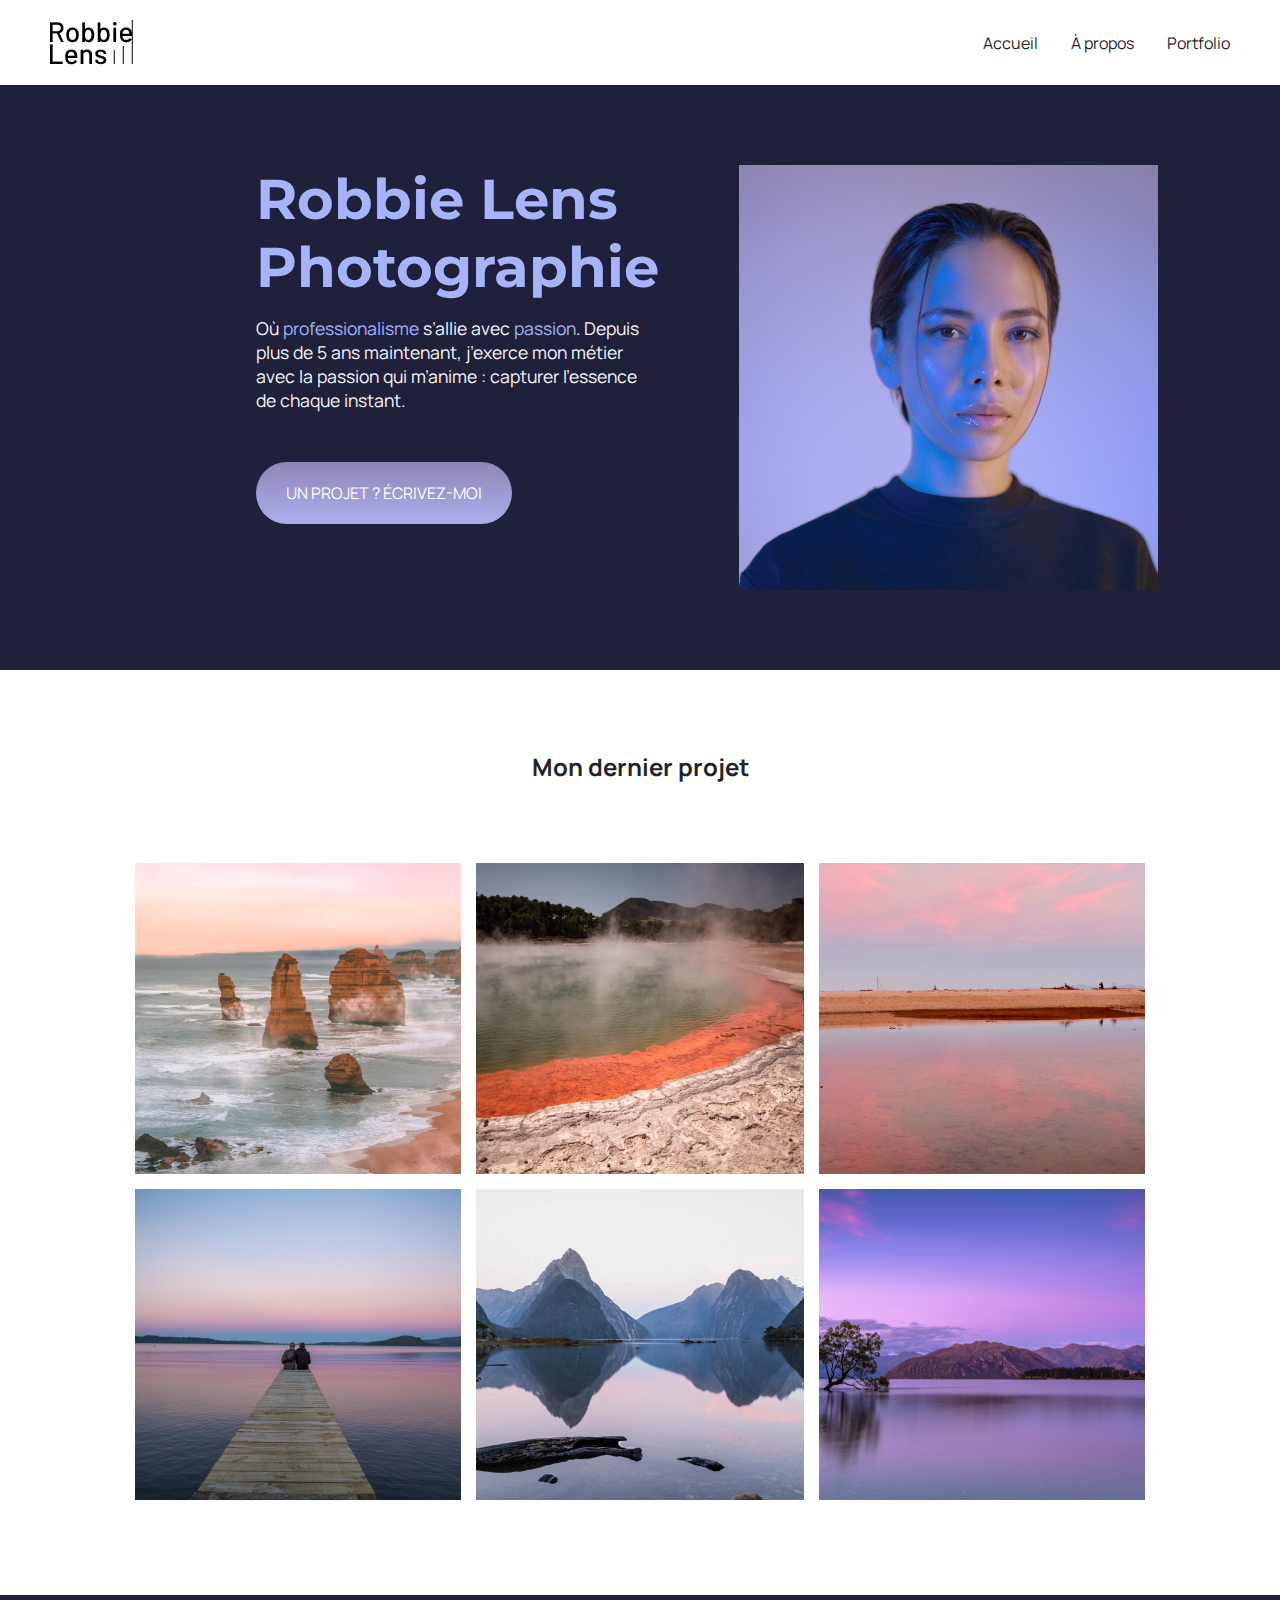
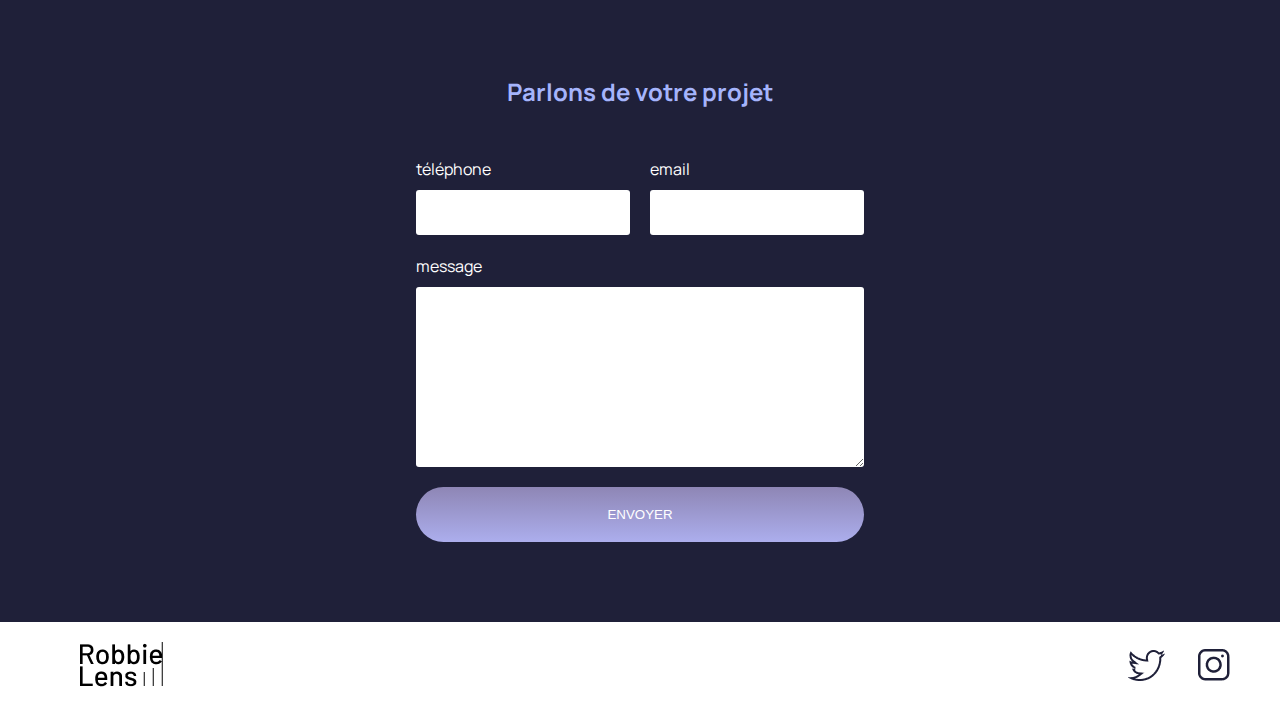
<file: index.html>
<!DOCTYPE html>
<html lang="fr">
<head>
    <meta charset="utf-8" />
    <title>Accueil - Robbie Lens Photographie</title>
    <link href="style/style.css" rel="stylesheet" />
    <link href="style/index.css" rel="stylesheet" />
    <link rel="preconnect" href="https://fonts.googleapis.com">
    <link rel="preconnect" href="https://fonts.gstatic.com" crossorigin>
    <link href="https://fonts.googleapis.com/css2?family=Manrope&family=Montserrat&display=swap" rel="stylesheet">
</head>
<body>
    <header>
        <nav>
            <img src="images/logo.png" alt="Logo Robbie Lens" />
            <div>
                <a href="index.html">Accueil</a>
                <a href="a-propos.html">À propos</a>
                <a href="portfolio.html">Portfolio</a>
            </div>
        </nav>
    </header>
    <main>
        <section class="accueil-introduction">
            <div>
                <h1>Robbie Lens Photographie</h1>
                <p>
                    Où <em>professionalisme</em> s’allie avec <em>passion</em>. Depuis
                    plus de 5 ans maintenant, j’exerce mon métier avec la passion
                    qui m’anime : capturer l’essence de chaque instant.
                </p>
                <a href="#contact" class="cta">UN PROJET ? ÉCRIVEZ-MOI</a>
            </div>
            <img src="images/robbie-lens.png" alt="Portrait avec effet de la photographe Robbie Lens" />
        </section>
        <section class="accueil-photos">
            <h2>Mon dernier projet</h2>
            <div>
                <img src="images/accueil/element-1.png" alt="Twelve apostles - Australie" />
                <img src="images/accueil/element-2.png" alt="Wai-O-Tapu - Nouvelle-Zélande" />
                <img src="images/accueil/element-3.png" alt="Parc National d’Abel Tasman - Nouvelle-Zélande" />
            </div>
            <div>
                <img src="images/accueil/element-4.png" alt="Lac Rotorua - Nouvelle-Zélande" />
                <img src="images/accueil/element-5.png" alt="Milford Sound - Nouvelle-Zélande" />
                <img src="images/accueil/element-6.png" alt="Lac Wanaka - Nouvelle-Zélande" />
            </div>
        </section>
        <section id="contact" class="section-contact">
            <h2>Parlons de votre projet</h2>
            <form method="get" action="">
                <div class="form-nom-email">
                    <div class="form-column">
                        <label for="telephone">téléphone</label>
                        <input type="phone" name="telephone" id="telephone" />
                    </div>
                    <div class="form-column">
                        <label for="email">email</label>
                        <input type="e-mail" name="email" id="email" />
                    </div>
                </div>
                <label for="message">message</label>
                <textarea name="message" id="message" rows="10"></textarea>
                <input type="button" value="ENVOYER" class="cta" onclick="sendMail()" />
            </form>
        </section>
    </main>
    <script>
        function sendMail() {
            var phone = document.getElementById('telephone')
            var mail = document.getElementById('email')
            var message = document.getElementById('message')

            if (message.value !== '') {
                if (phone.value !== '' || mail.value !== '') {
                    console.log("Send mail")
                }
            }
        }
    </script>
    <footer>
        <a href="index.html" class="lien-icone">
            <img src="images/logo.png" alt="Logo Robbie Lens" />
        </a>
        <div>
            <a target="_blank" href="https://twitter.com/" class="lien-icone">
                <img src="images/twitter.png" alt="Logo Twitter" />
            </a>
            <a target="_blank" href="https://www.instagram.com/" class="lien-icone">
                <img src="images/instagram.png" alt="Logo Instagram" />
            </a>
        </div>
    </footer>
</body>
</html>
</file>
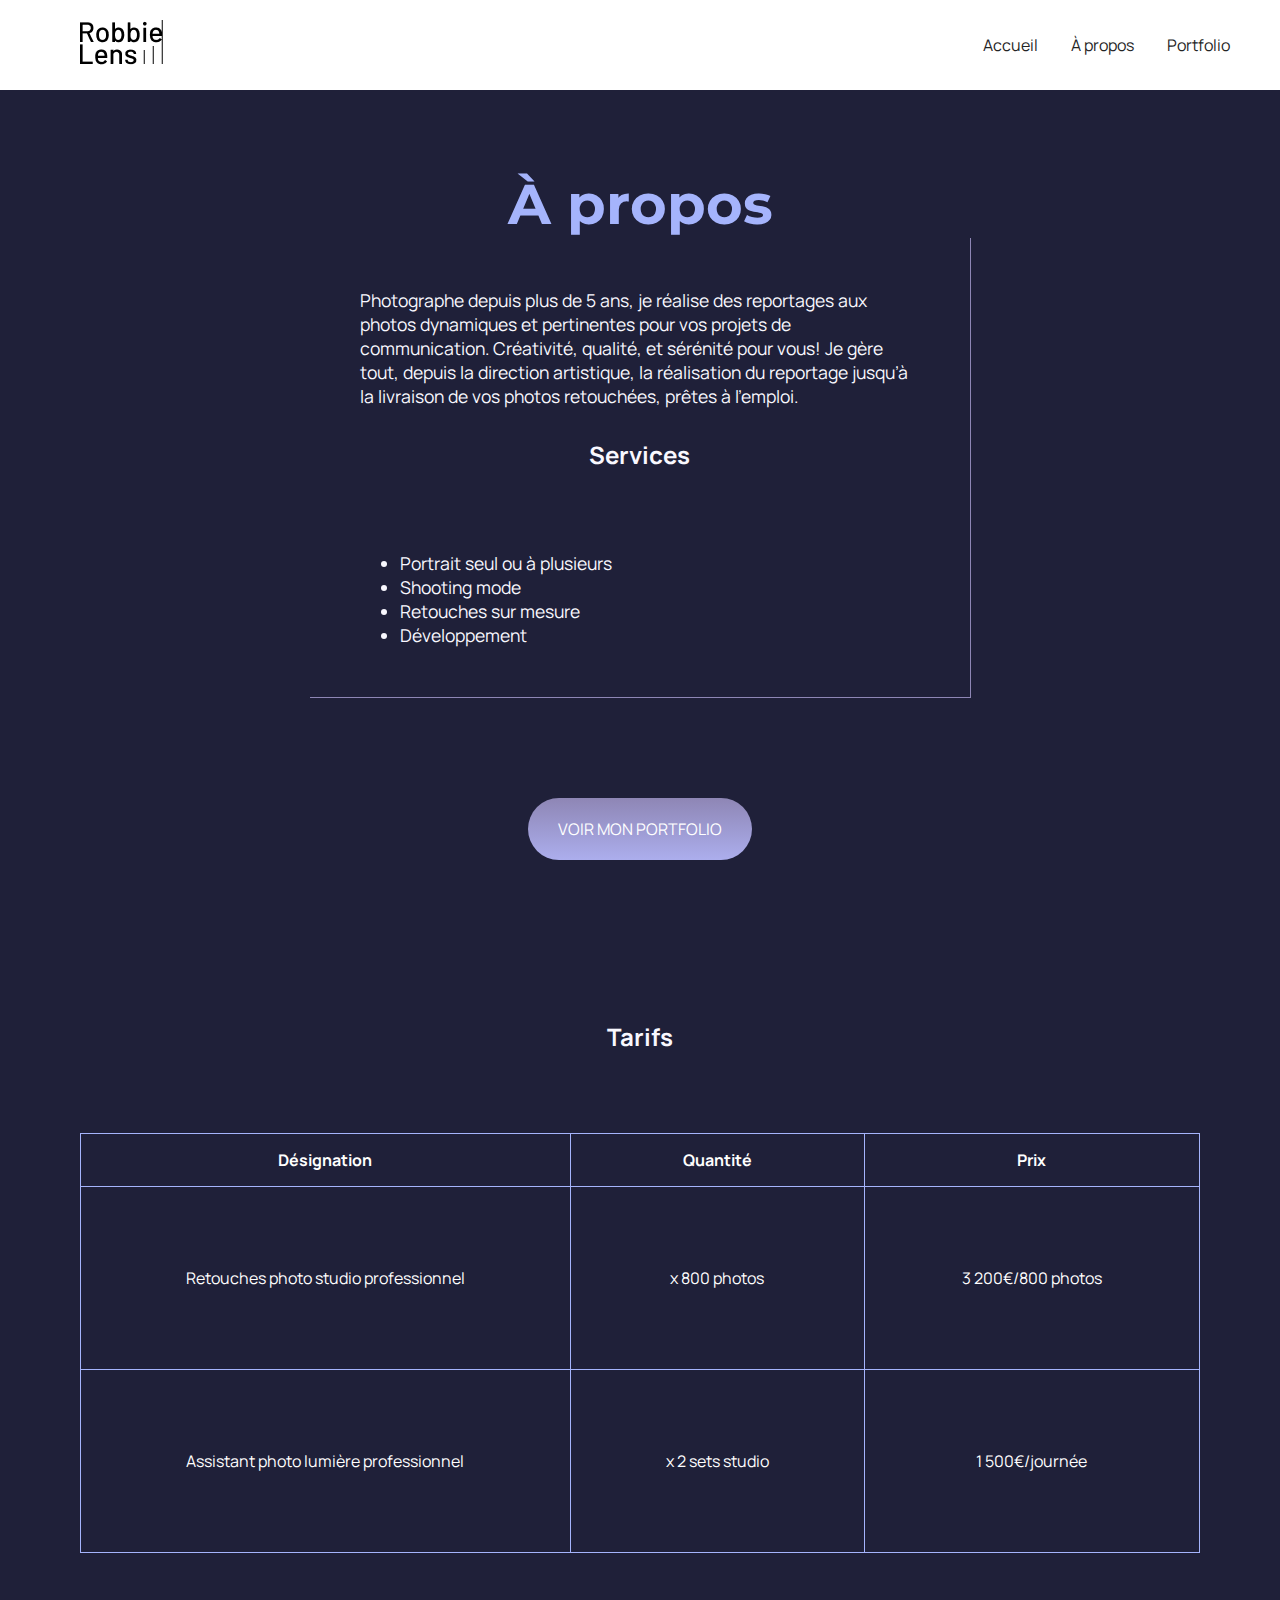
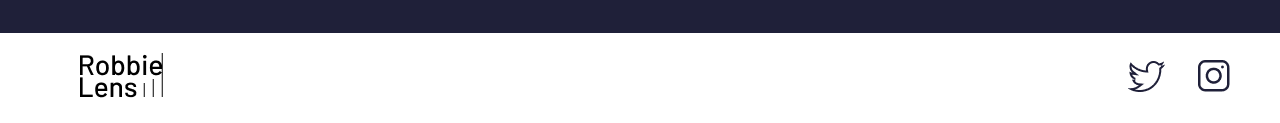
<file: a-propos.html>
<!DOCTYPE html>
<html>

<head>
    <meta charset="utf-8" />
    <title>À propos - Robbie Lens Photographie</title>
    <link href="style/style.css" rel="stylesheet" />
    <link href="style/a-propos.css" rel="stylesheet" />
    <link rel="preconnect" href="https://fonts.googleapis.com">
    <link rel="preconnect" href="https://fonts.gstatic.com" crossorigin>
    <link href="https://fonts.googleapis.com/css2?family=Manrope&family=Montserrat&display=swap" rel="stylesheet">
</head>

<body>
    <header>
        <nav>
            <a href="index.html" class="lien-icone">
                <img src="images/logo.png" alt="Logo Robbie Lens" />
            </a>
            <div>
                <a href="index.html">Accueil</a>
                <a href="a-propos.html">À propos</a>
                <a href="portfolio.html">Portfolio</a>
            </div>
        </nav>
    </header>
    <main class="a-propos-main">
        <section>
            <h1>À propos</h1>
            <div class="carre-contenu">
                <p>
                    Photographe depuis plus de 5 ans, je réalise des reportages aux photos dynamiques et pertinentes
                    pour
                    vos
                    projets de communication. Créativité, qualité, et sérénité pour vous! Je gère tout, depuis la
                    direction
                    artistique, la réalisation du reportage jusqu’à la livraison de vos photos retouchées, prêtes à
                    l’emploi.
                </p>
                <h2>Services</h2>
                <ul>
                    <li>Portrait seul ou à plusieurs</li>
                    <li>Shooting mode</li>
                    <li>Retouches sur mesure</li>
                    <li>Développement</li>
                </ul>
            </div>
            <div>
                <a href="portfolio.html" class="cta">VOIR MON PORTFOLIO</a>
            </div>
        </section>
        <section class="section-tarifs">
            <h2>Tarifs</h2>
            <table>
                <thead>
                    <tr>
                        <th>Désignation</th>
                        <th>Quantité</th>
                        <th>Prix</th>
                    </tr>
                </thead>
                <tbody>
                    <tr>
                        <td>Retouches photo
                            studio professionnel</td>
                        <td>x 800 photos</td>
                        <td>3 200€/800 photos</td>
                    </tr>
                    <tr>
                        <td>Assistant photo
                            lumière professionnel</td>
                        <td>x 2 sets studio</td>
                        <td>1 500€/journée</td>
                    </tr>
                </tbody>
            </table>
            </h2>

        </section>
    </main>
    <footer>
        <a href="index.html" class="lien-icone">
            <img src="images/logo.png" alt="Logo Robbie Lens" />
        </a>
        <div>
            <a target="_blank" href="https://twitter.com/" class="lien-icone">
                <img src="images/twitter.png" alt="Logo Twitter" />
            </a>
            <a target="_blank" href="https://www.instagram.com/" class="lien-icone">
                <img src="images/instagram.png" alt="Logo Instagram" />
            </a>
        </div>
    </footer>
</body>

</html>
</file>
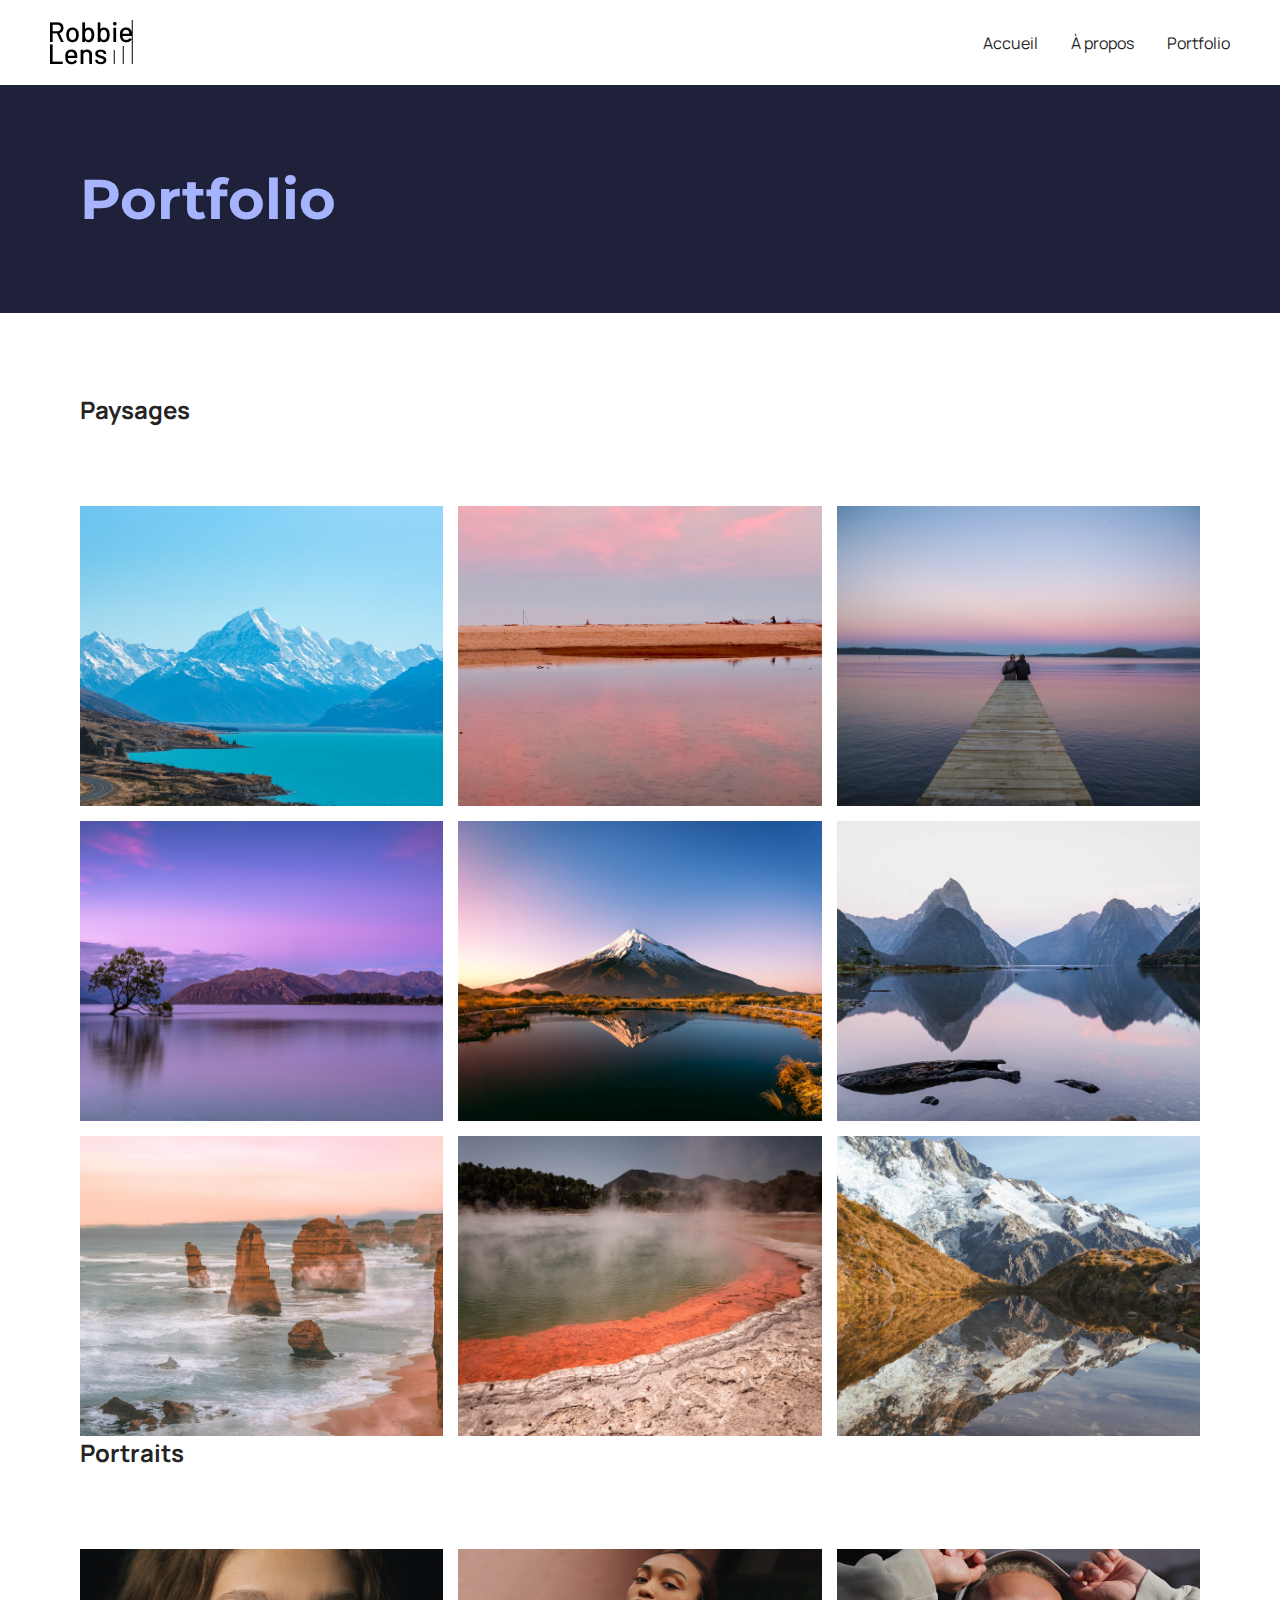
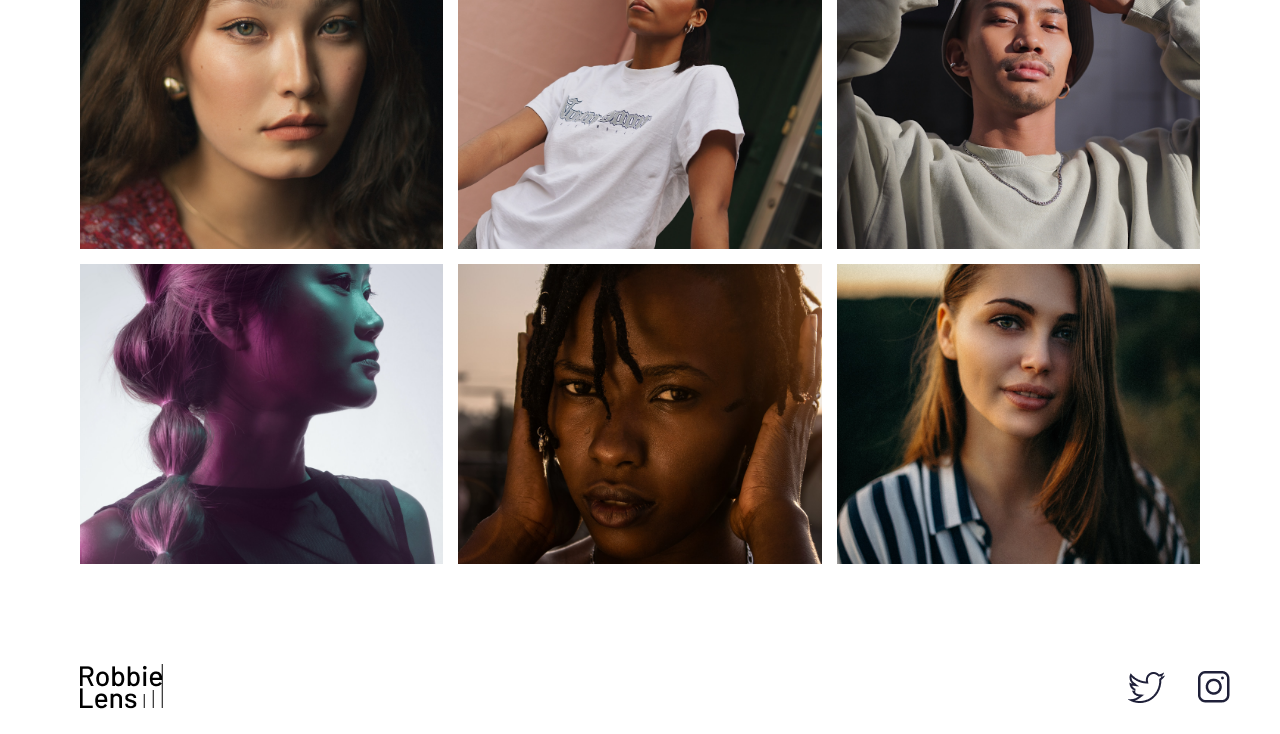
<file: portfolio.html>
<!DOCTYPE html>
<html>

<head>
    <meta charset="utf-8" />
    <title>Portfolio - Robbie Lens Photographie</title>
    <link href="style/style.css" rel="stylesheet" />
    <link href="style/portfolio.css" rel="stylesheet" />
    <link href="portfolio.js" rel="script" />
    <link rel="preconnect" href="https://fonts.googleapis.com">
    <link rel="preconnect" href="https://fonts.gstatic.com" crossorigin>
    <link href="https://fonts.googleapis.com/css2?family=Manrope&family=Montserrat&display=swap" rel="stylesheet">
</head>

<body>
    <header>
        <nav>
            <img src="images/logo.png" alt="Logo Robbie Lens" />
            <div>
                <a href="index.html">Accueil</a>
                <a href="a-propos.html">À propos</a>
                <a href="portfolio.html">Portfolio</a>
            </div>
        </nav>
    </header>
    <main>
        <section>
            <h1>Portfolio</h1>
        </section>
        <section class="portfolio-section-photos">
            <h2>Paysages</h2>

            <div class="grid-paysages" id="grid-paysages"></div>
            <h2>Portraits</h2>
            <div class="grid-portraits" id="grid-portraits"></div>

            <script>
                var paysages = ["paysage1.jpg", "paysage2.jpg", "paysage3.jpg", "paysage4.jpg", "paysage5.jpg", "paysage6.jpg", "paysage7.jpg", "paysage8.jpg", "paysage9.jpg"]
                var portraits = ["portrait1.jpg", "portrait2.jpg", "portrait3.jpg", "portrait4.jpg", "portrait5.jpg", "portrait6.jpg"]

                function createImage(imageName) {
                    var link = document.createElement('\a')
                    link.href = imageName
                    link.className = "lien-conteneur-photo"

                    var img = document.createElement('img');
                    img.src = imageName;
                    link.appendChild(img);

                    var div = document.createElement('div');
                    div.className = "photo-hover"
                    var content = document.createTextNode("Voir la photo")
                    div.appendChild(content)
                    link.appendChild(div)

                    return link
                }

                function createPaysages() {
                    for (i = 0; i < paysages.length; i++) {
                        var imageName = "images/portfolio/" + paysages[i]
                        document.getElementById('grid-paysages').appendChild(createImage(imageName));
                    }
                }

                function createPortraits() {
                    for (i = 0; i < portraits.length; i++) {
                        var imageName = "images/portfolio/" + portraits[i]
                        document.getElementById('grid-portraits').appendChild(createImage(imageName));
                    }
                }

                createPaysages()
                createPortraits()
            </script>

        </section>
    </main>
    <footer>
        <a href="index.html" class="lien-icone">
            <img src="images/logo.png" alt="Logo Robbie Lens" />
        </a>
        <div>
            <a target="_blank" href="https://twitter.com/" class="lien-icone">
                <img src="images/twitter.png" alt="Logo Twitter" />
            </a>
            <a target="_blank" href="https://www.instagram.com/" class="lien-icone">
                <img src="images/instagram.png" alt="Logo Instagram" />
            </a>
        </div>
    </footer>
</body>

</html>
</file>
<file: style/style.css>
* {
    margin: 0;
}

body {
    font-family: 'Manrope', sans-serif;
    font-size: 1em;
    background-color: #1f2039;
}

a {
    color: #242424;
    text-decoration: none;
}

em {
    color: #a5b4fc;
    font-style: normal;
}

h1 {
    font-size: 3.5em;
    color: #a5b4fc;
    font-family: 'Montserrat', sans-serif;
}

h2 {
    color: #f9f8ff;
}

p,
li {
    font-size: 1.1em;
    color: #f9f8ff;
}

header,
footer {
    background-color: white;
    padding: 20px 50px;
}

.cta {
    display: inline-block;
    background: linear-gradient(#8e86b5, #acaeed);
    color: white;
    border-radius: 50px;
    padding: 20px 30px;
    margin-top: 20px;
}

a:hover {
    text-decoration: underline;
}

.cta:hover {
    background: linear-gradient(#696484, #8788ba);
    text-decoration: none;
}

.lien-icone {
    margin-left: 30px;
}

    .lien-icone:hover {
        opacity: 0.5;
    }

section {
    padding: 80px;
}

footer,
nav {
    display: flex;
    flex-direction: row;
    align-items: center;
    justify-content: space-between;
}

    nav a {
        margin-left: 30px;
    }

@media screen and (max-width: 996px) {
    header nav {
        flex-direction: column;
        align-items: center;
        justify-content: center;
    }

        header nav img {
            margin-bottom: 20px;
        }

    header,
    footer {
        padding: 20px 20px;
    }

    h1 {
        font-size: 2em;
    }

    section {
        padding: 50px 20px 50px 20px;
    }

    nav a {
        margin-left: 10px;
        margin-right: 10px;
    }
}
</file>
<file: style/index.css>
.accueil-photos {
  background-color: white;
  padding: 80px;
}

.accueil-photos h2 {
  color: #242424;
  text-align: center;
  margin-bottom: 80px;
}

.accueil-photos div {
  display: flex;
  flex-direction: row;
  gap: 15px;
  justify-content: center;
  margin-bottom: 15px;
}

.accueil-introduction {
  display: flex;
  flex-direction: row;
  width: 60%;
  align-items: flex-start;
  margin: auto;
}

.accueil-introduction h1 {
  margin-bottom: 15px;
}

.accueil-introduction p {
  margin-bottom: 30px;
}

.accueil-introduction div {
  padding-right: 80px;
}

.section-contact h2 {
  color: #a5b4fc;
  text-align: center;
  margin-bottom: 50px;
}

form {
  display: flex;
  flex-direction: column;
  width: 40%;
  margin: auto;
  color: white;
}

.form-nom-email {
  display: flex;
  flex-direction: row;
  gap: 20px;
}

.form-column {
  flex: 1;
  display: flex;
  flex-direction: column;
  margin-bottom: 20px;
}

input,
textarea {
  padding: 15px;
  border-radius: 3px;
  border: none;
}

label {
  margin-bottom: 10px;
}

input[type='submit'] {
  width: 200px;
  margin: auto;
  margin-top: 30px;
}

@media screen and (max-width: 996px) {
  .accueil-introduction {
    flex-direction: column;
    align-items: center;
    justify-content: center;
  }

  .accueil-introduction div {
    padding-right: 0;
    text-align: center;
    order: 2;
  }

  .accueil-introduction img {
    order: 1;
    margin-bottom: 20px;
    width: 100%;
  }

  .accueil-photos {
    padding: 20px;
  }

  .accueil-photos div {
    flex-direction: column;
  }

  .section-contact {
    padding: 50px 20px;
  }

  .form-nom-email {
    flex-direction: column;
    gap: 0;
  }
}
</file>
<file: style/a-propos.css>
.carre-contenu {
  border-right: 1px solid #8e86b5;
  border-bottom: 1px solid #8e86b5;
  padding: 50px;
  width: 50%;
  margin: auto;
  margin-bottom: 80px;
}

.carre-contenu h2 {
  margin-top: 30px;
}

.carre-contenu ul {
  margin-top: 30px;
}

.carre-contenu + div {
  text-align: center;
}

.a-propos-main {
  margin: auto;
}

table {
  color: white;
  text-align: center;
  width: 100%;
  border-collapse: collapse;
}

td,
th {
  padding: 15px;
  border: 1px solid #a5b4fc;
}

td {
  padding: 80px;
}

h2 {
  margin-bottom: 80px;
}

h1,
h2 {
  text-align: center;
}

@media screen and (max-width: 996px) {
  .section-tarifs {
    display: none;
  }
}
</file>
<file: style/portfolio.css>
.portfolio-section-photos {
  background-color: white;
}

.portfolio-section-photos h2 {
  color: #242424;
  margin-bottom: 80px;
}

.grid-paysages {
  display: grid;
  grid-template-columns: 1fr 1fr 1fr;
  grid-template-rows: 300px 300px 300px;
  gap: 15px;
}

.grid-portraits {
  display: grid;
  grid-template-columns: 1fr 1fr 1fr;
  grid-template-rows: 300px 300px;
  gap: 15px;
}

.grid-paysages img,
.grid-portraits img {
  width: 100%;
  height: 100%;
  object-fit: cover;
}

.lien-conteneur-photo {
  position: relative;
}

.photo-hover {
  position: absolute;
  top: 0;
  left: 0;
  right: 0;
  bottom: 0;
  display: flex;
  align-items: center;
  justify-content: center;
  font-size: 1.5em;
  color: white;
  background-color: rgba(0, 0, 0, 0.7);
  display: none;
}

.lien-conteneur-photo:hover .photo-hover {
  display: flex;
}

@media screen and (max-width: 996px) {
  .grid-paysages {
    grid-template-columns: 1fr;
    gap: 15px;
  }

  .grid-portraits {
    grid-template-columns: 1fr;
    gap: 15px;
  }
}
</file>
